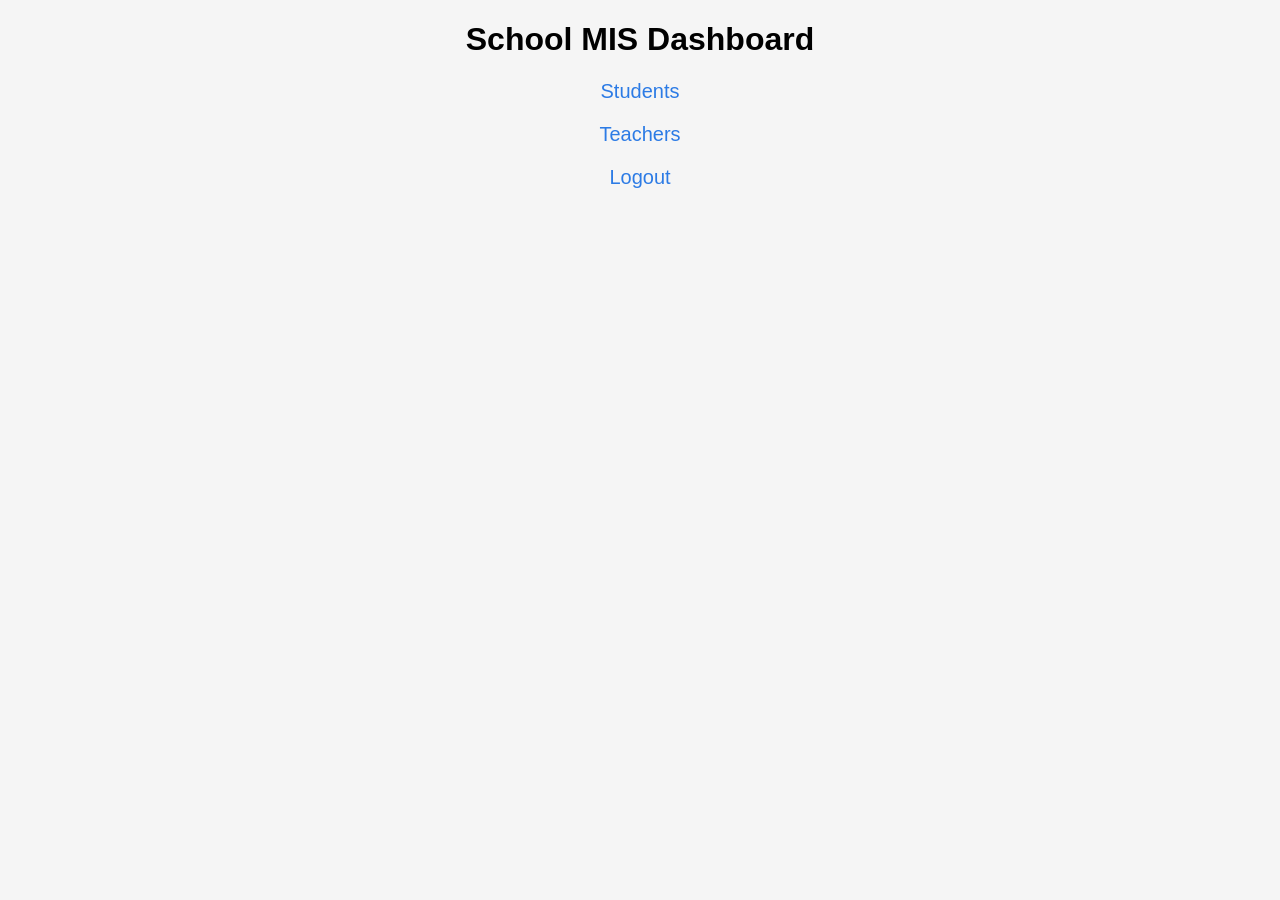
<file: dashbord.html>
<!DOCTYPE html>
<html lang="en">
<head>
    <meta charset="UTF-8">
    <meta name="viewport" content="width=device-width, initial-scale=1.0">
    <title>Document</title>
<link rel="stylesheet" href="index.css">
</head>

<body>

<h1>School MIS Dashboard</h1>

<div class="menu">

<a href="students.html">Students</a>

<a href="teachers.html">Teachers</a>

<a href="index.html">Logout</a>

</div>

</body>
</html>
</file>
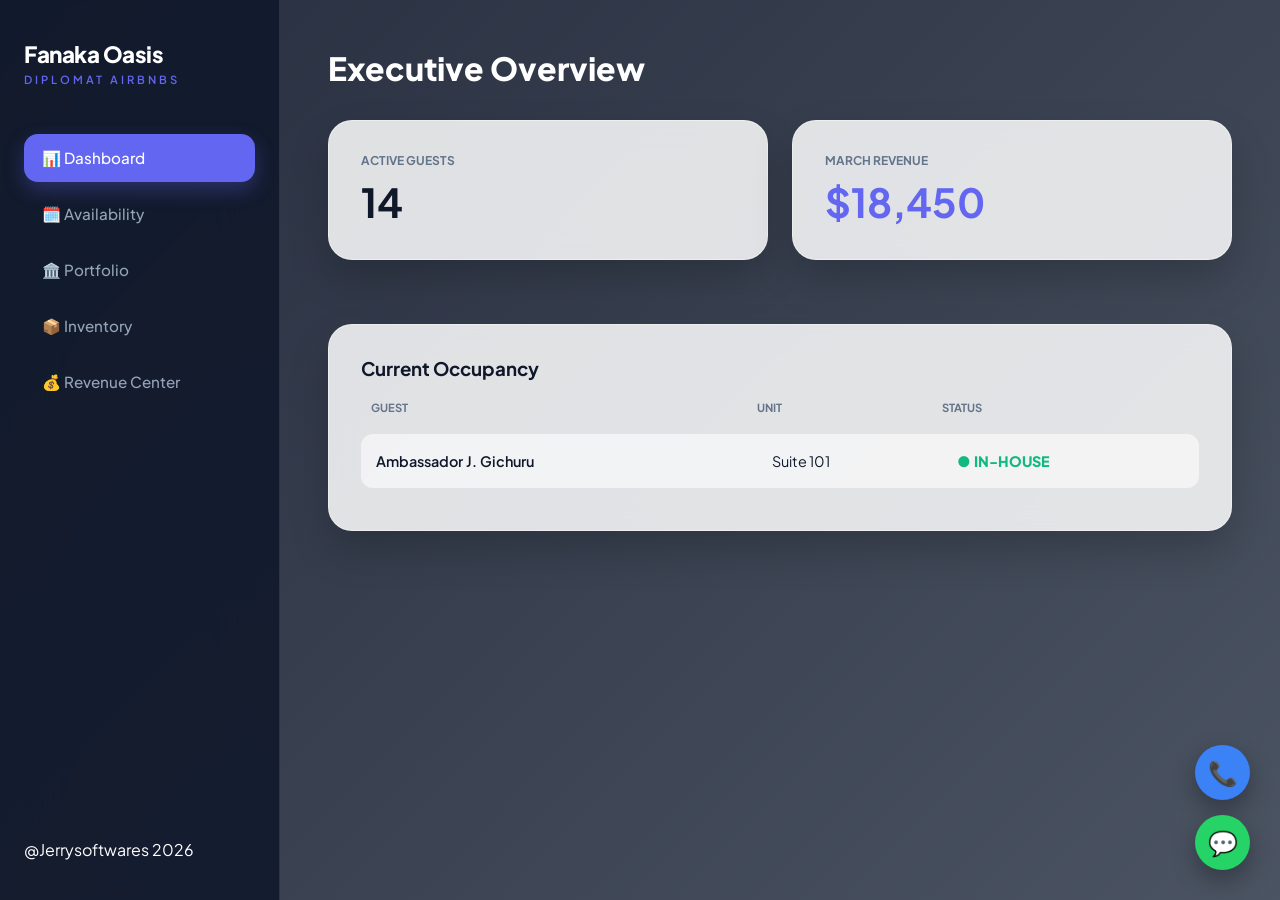
<file: realestate.html>
<!DOCTYPE html>
<html lang="en">
<head>
    <meta charset="UTF-8">
    <meta name="viewport" content="width=device-width, initial-scale=1.0">
    <title>Fanaka Oasis | Responsive Executive MIS</title>
    <link href="https://fonts.googleapis.com/css2?family=Plus+Jakarta+Sans:wght@300;400;500;600;700;800&display=swap" rel="stylesheet">
    <style>
        :root {
            --accent: #6366f1;
            --accent-glow: rgba(99, 102, 241, 0.3);
            --glass-bg: rgba(255, 255, 255, 0.85);
            --glass-border: rgba(255, 255, 255, 0.4);
            --text-dark: #0f172a;
            --text-muted: #64748b;
            --success: #10b981;
            --whatsapp: #25D366;
            --call: #3b82f6;
        }

        * { margin: 0; padding: 0; box-sizing: border-box; font-family: 'Plus Jakarta Sans', sans-serif; }

        body {
            background: linear-gradient(135deg, rgba(15, 23, 42, 0.9), rgba(30, 41, 59, 0.8)), 
                        url('https://images.unsplash.com/photo-1600607687920-4e2a09cf159d?auto=format&fit=crop&q=80&w=2070');
            background-size: cover; background-position: center; background-attachment: fixed;
            min-height: 100vh; color: white; overflow-x: hidden;
        }

        /* Mobile Header / Hamburger */
        .mobile-header {
            display: none;
            position: fixed; top: 0; left: 0; right: 0;
            height: 70px; background: rgba(15, 23, 42, 0.9);
            backdrop-filter: blur(20px); z-index: 1100;
            padding: 0 1.5rem; align-items: center; justify-content: space-between;
            border-bottom: 1px solid rgba(255,255,255,0.1);
        }

        .menu-toggle {
            font-size: 1.5rem; color: white; cursor: pointer;
            background: none; border: none;
        }

        /* Responsive Sidebar */
        .sidebar {
            width: 280px; height: 100vh; position: fixed; left: 0; top: 0;
            background: rgba(15, 23, 42, 0.85); backdrop-filter: blur(30px);
            border-right: 1px solid rgba(255, 255, 255, 0.1); padding: 2.5rem 1.5rem; 
            z-index: 1200; display: flex; flex-direction: column;
            transition: transform 0.4s cubic-bezier(0.4, 0, 0.2, 1);
        }

        .logo { font-size: 1.4rem; font-weight: 800; margin-bottom: 3rem; letter-spacing: -0.5px; }
        .logo span { color: var(--accent); font-size: 0.7rem; display: block; letter-spacing: 3px; margin-top: 4px; font-weight: 600; text-transform: uppercase; }

        .nav-links { flex-grow: 1; }
        .nav-item {
            padding: 14px 18px; margin-bottom: 8px; border-radius: 14px; cursor: pointer;
            color: #94a3b8; transition: 0.3s ease; display: flex; align-items: center; gap: 12px;
            font-size: 0.95rem; font-weight: 500;
        }
        .nav-item:hover { background: rgba(255, 255, 255, 0.05); color: white; }
        .nav-item.active { background: var(--accent); color: white; box-shadow: 0 8px 20px var(--accent-glow); }

        /* Main Container */
        .main-container { 
            margin-left: 280px; padding: 3rem; 
            transition: margin 0.4s ease; min-height: 100vh;
        }

        /* Responsive Cards */
        .glass-card {
            background: var(--glass-bg); backdrop-filter: blur(12px); border-radius: 24px;
            border: 1px solid var(--glass-border); padding: 2rem; color: var(--text-dark);
            box-shadow: 0 20px 40px rgba(0,0,0,0.2); margin-bottom: 2rem;
            animation: fadeIn 0.5s ease-out;
        }

        .stats-grid { display: grid; grid-template-columns: repeat(auto-fit, minmax(240px, 1fr)); gap: 1.5rem; margin-bottom: 2rem; }

        /* Tables & Portfolio */
        .table-responsive { overflow-x: auto; width: 100%; border-radius: 12px; }
        table { width: 100%; min-width: 600px; border-collapse: separate; border-spacing: 0 10px; }
        td { padding: 18px 15px; background: rgba(255,255,255,0.6); border: none; font-size: 0.9rem; }
        td:first-child { border-radius: 12px 0 0 12px; }
        td:last-child { border-radius: 0 12px 12px 0; }

        /* Floating Contact Icons */
        .contact-fab-container {
            position: fixed; bottom: 30px; right: 30px;
            display: flex; flex-direction: column; gap: 15px; z-index: 2000;
        }
        .fab {
            width: 55px; height: 55px; border-radius: 50%;
            display: flex; align-items: center; justify-content: center;
            font-size: 1.5rem; color: white; cursor: pointer;
            transition: 0.3s; box-shadow: 0 10px 25px rgba(0,0,0,0.3);
            text-decoration: none; position: relative;
        }
        .fab-whatsapp { background: var(--whatsapp); }
        .fab-call { background: var(--call); }
        .fab:hover { transform: scale(1.1) translateY(-5px); }

        /* Responsive Breakpoints */
        @media (max-width: 1024px) {
            .sidebar { transform: translateX(-100%); }
            .sidebar.open { transform: translateX(0); }
            .main-container { margin-left: 0; padding: 6rem 1.5rem 2rem; }
            .mobile-header { display: flex; }
        }

        @keyframes fadeIn { from { opacity: 0; transform: translateY(10px); } to { opacity: 1; transform: translateY(0); } }

        .page-content { display: none; }
        .page-content.active { display: block; }
    </style>
</head>
<body>

    <header class="mobile-header">
        <div class="logo" style="margin-bottom:0; font-size: 1.1rem;">Jerry Creativity</div>
        <button class="menu-toggle" onclick="toggleSidebar()">☰</button>
    </header>

    <div class="contact-fab-container">
        <a href="tel:+254111498075" class="fab fab-call" target="_blank">📞</a>
        <a href="https://wa.me/254111498075" class="fab fab-whatsapp" target="_blank">💬</a>
    </div>

    <nav class="sidebar" id="sidebar">
        <div class="logo">Fanaka Oasis<span>DIPLOMAT AIRBNBS</span></div>
        <div class="nav-links">
            <div class="nav-item active" onclick="showPage('dashboard')">📊 Dashboard</div>
            <div class="nav-item" onclick="showPage('calendar')">🗓️ Availability</div>
            <div class="nav-item" onclick="showPage('units')">🏛️ Portfolio</div>
            <div class="nav-item" onclick="showPage('inventory')">📦 Inventory</div>
            <div class="nav-item" onclick="showPage('finance')">💰 Revenue Center</div>
        </div>
        <div class="sidebar-footer">@Jerrysoftwares 2026</div>
    </nav>

    <div class="main-container">
        
        <div id="dashboard" class="page-content active">
            <h1 style="margin-bottom: 2rem; font-weight: 800;">Executive Overview</h1>
            <div class="stats-grid">
                <div class="glass-card">
                    <p style="font-size: 0.75rem; font-weight: 700; color: var(--text-muted);">ACTIVE GUESTS</p>
                    <h2 style="font-size: 2.5rem; margin-top:0.5rem;">14</h2>
                </div>
                <div class="glass-card">
                    <p style="font-size: 0.75rem; font-weight: 700; color: var(--text-muted);">MARCH REVENUE</p>
                    <h2 style="font-size: 2.5rem; color: var(--accent); margin-top:0.5rem;">$18,450</h2>
                </div>
            </div>
            
            <div class="glass-card">
                <h3>Current Occupancy</h3>
                <div class="table-responsive">
                    <table>
                        <thead>
                            <tr style="text-align: left; color: var(--text-muted); font-size: 0.7rem; text-transform: uppercase;">
                                <th style="padding: 10px;">Guest</th>
                                <th>Unit</th>
                                <th>Status</th>
                            </tr>
                        </thead>
                        <tbody>
                            <tr>
                                <td style="font-weight: 600;">Ambassador J. Gichuru</td>
                                <td>Suite 101</td>
                                <td><span style="color:var(--success); font-weight: 800;">● IN-HOUSE</span></td>
                            </tr>
                        </tbody>
                    </table>
                </div>
            </div>
        </div>

        <div id="inventory" class="page-content">
            <h1 style="margin-bottom: 2rem; font-weight: 800;">Business Inventory</h1>
            <div class="glass-card">
                <div class="table-responsive">
                    <table>
                        <thead>
                            <tr style="text-align: left; color: var(--text-muted); font-size: 0.7rem; text-transform: uppercase;">
                                <th style="padding: 10px;">Asset</th>
                                <th>Level</th>
                                <th>Action</th>
                            </tr>
                        </thead>
                        <tbody>
                            <tr><td style="font-weight: 600;">Luxury Toiletries</td><td>42 Sets</td><td>Stable</td></tr>
                            <tr><td style="font-weight: 600;">King Linens</td><td>2 Sets</td><td style="color:red; font-weight: 800;">REORDER</td></tr>
                        </tbody>
                    </table>
                </div>
            </div>
        </div>

        <div id="calendar" class="page-content"><h1>Occupancy Hub</h1><div class="glass-card">Timeline view loading...</div></div>
        <div id="units" class="page-content"><h1>Portfolio</h1><div id="unitGrid" class="stats-grid"></div></div>
        <div id="finance" class="page-content"><h1>Financial Hub</h1><div class="glass-card">Revenue charts loading...</div></div>

    </div>

    <script>
        function toggleSidebar() {
            document.getElementById('sidebar').classList.toggle('open');
        }

        function showPage(pageId) {
            // Remove active classes
            document.querySelectorAll('.page-content').forEach(p => p.classList.remove('active'));
            document.querySelectorAll('.nav-item').forEach(n => n.classList.remove('active'));
            
            // Activate current page
            document.getElementById(pageId).classList.add('active');
            event.currentTarget.classList.add('active');

            // Close sidebar on mobile after clicking
            if (window.innerWidth <= 1024) {
                toggleSidebar();
            }
        }

        // Populate Units for demo
        const units = [
            { name: "The Embassy Suite 101", price: "$450/nt" },
            { name: "Sky View Penthouse", price: "$650/nt" }
        ];
        document.getElementById('unitGrid').innerHTML = units.map(u => `
            <div class="glass-card">
                <h3 style="font-size:1.1rem;">${u.name}</h3>
                <h4 style="color:var(--accent); margin-top:10px;">${u.price}</h4>
            </div>
        `).join('');
    </script>
</body>
</html>
</file>
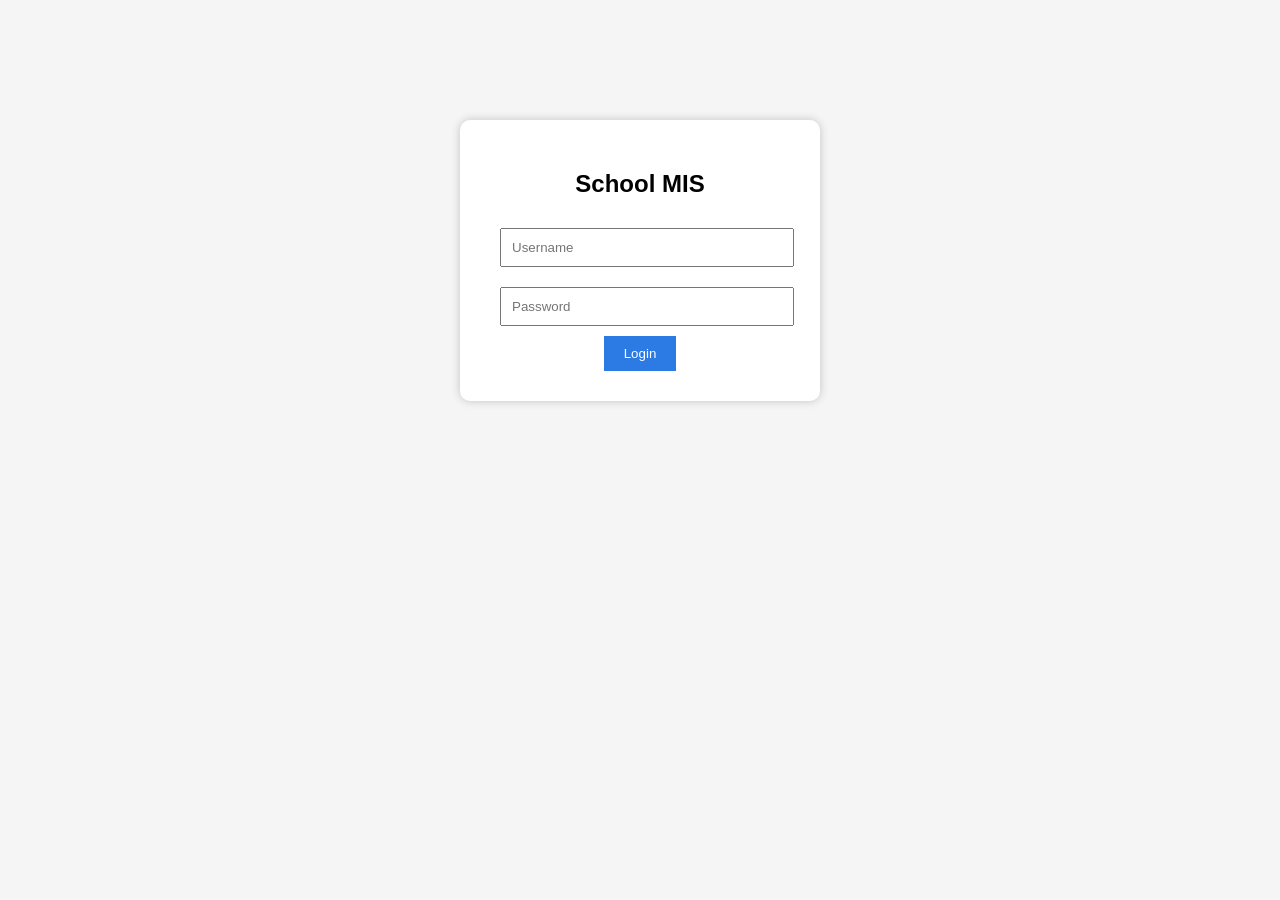
<file: school.html>
<!DOCTYPE html>
<html lang="en">
<head>
    <meta charset="UTF-8">
    <meta name="viewport" content="width=device-width, initial-scale=1.0">
    <title>Document</title>
</head>
<link rel="stylesheet" href="index.css">
</head>

<body>

<div class="login-box">

<h2>School MIS</h2>

<input id="username" placeholder="Username">
<input id="password" type="password" placeholder="Password">

<button onclick="login()">Login</button>

</div>

<script src="index.js"></script>

</body>
</html>
</file>
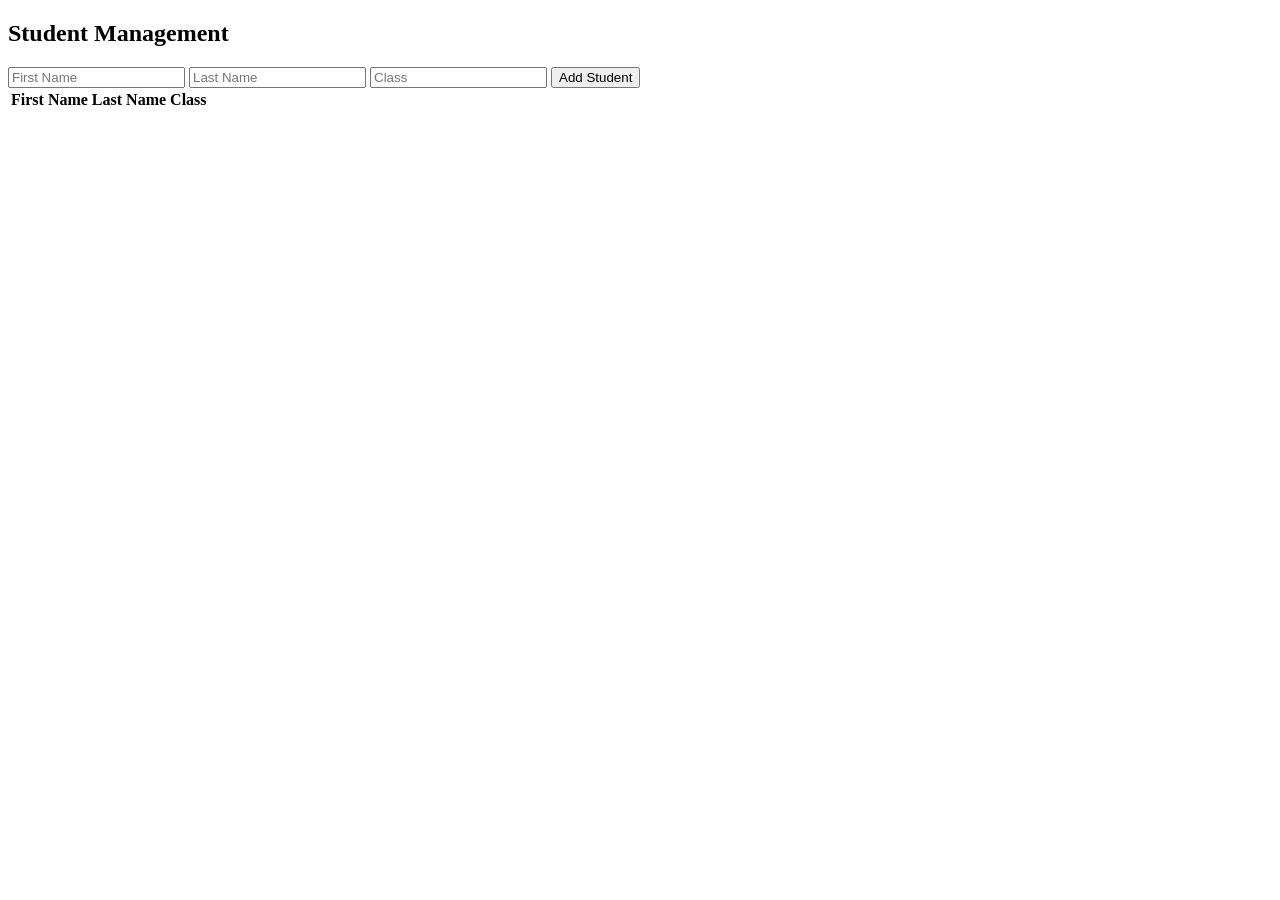
<file: students.html>
<!DOCTYPE html>
<html lang="en">
<head>
    <meta charset="UTF-8">
    <meta name="viewport" content="width=device-width, initial-scale=1.0">
    <title>Document</title>
</head>
<body>

<h2>Student Management</h2>

<div class="form">

<input id="fname" placeholder="First Name">
<input id="lname" placeholder="Last Name">
<input id="class" placeholder="Class">

<button onclick="addStudent()">Add Student</button>

</div>

<table>

<thead>
<tr>
<th>First Name</th>
<th>Last Name</th>
<th>Class</th>
</tr>
</thead>

<tbody id="studentTable"></tbody>

</table>

<script src="index.js"></script>

</body>
</html>
</file>
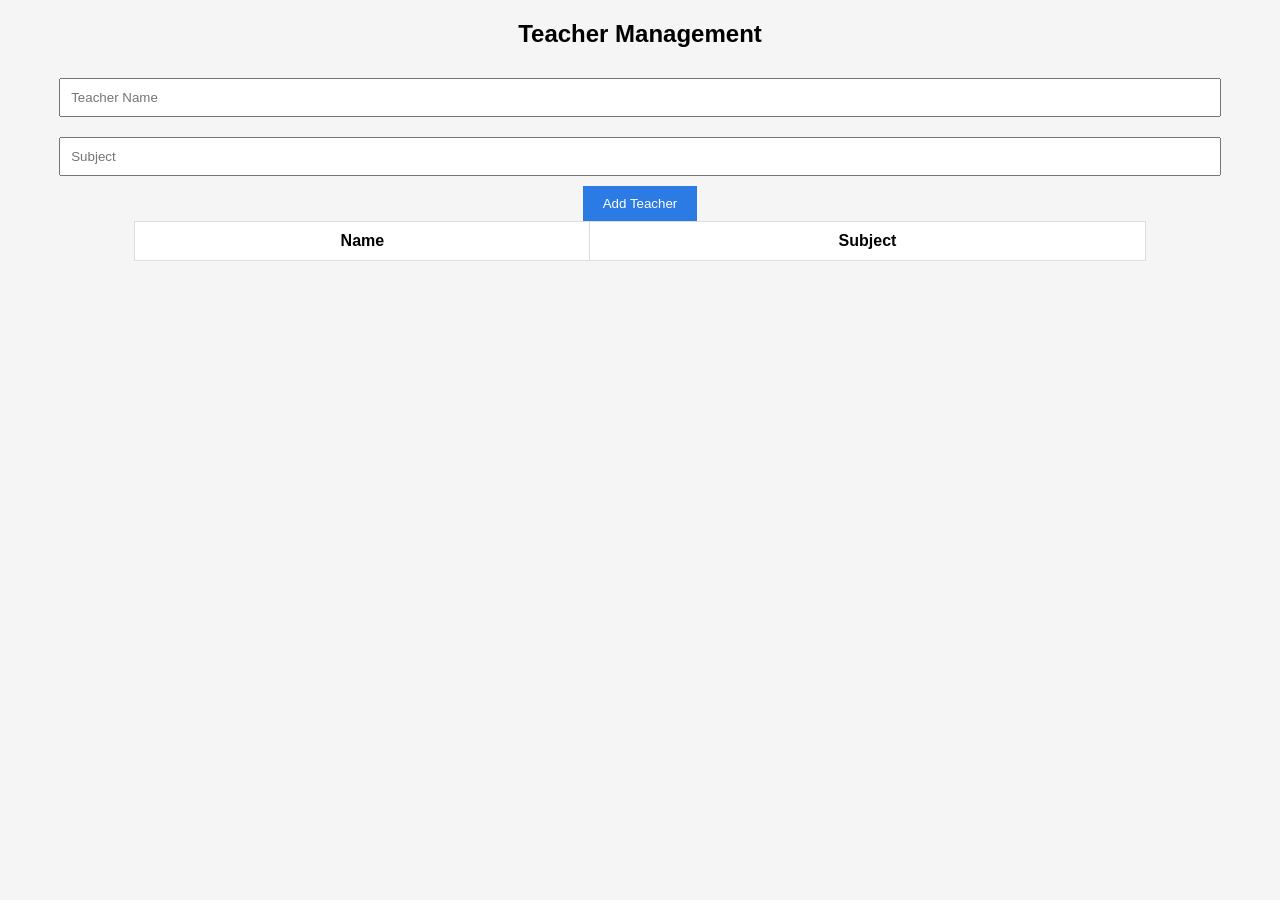
<file: teachers.html>
<!DOCTYPE html>
<html lang="en">
<head>
    <meta charset="UTF-8">
    <meta name="viewport" content="width=device-width, initial-scale=1.0">
    <title>Document</title>
    <link rel="stylesheet" href="index.css">
</head>
<body>

<h2>Teacher Management</h2>

<div class="form">

<input id="tname" placeholder="Teacher Name">
<input id="subject" placeholder="Subject">

<button onclick="addTeacher()">Add Teacher</button>

</div>

<table>

<thead>
<tr>
<th>Name</th>
<th>Subject</th>
</tr>
</thead>

<tbody id="teacherTable"></tbody>

</table>

<script src="index.js"></script>

</body>
</html>
</file>
<file: index.css>
body{
font-family: Arial;
background:#f5f5f5;
text-align:center;
}

.login-box{
width:300px;
margin:120px auto;
padding:30px;
background:white;
border-radius:10px;
box-shadow:0 0 10px rgba(0,0,0,0.2);
}

input{
width:90%;
padding:10px;
margin:10px;
}

button{
padding:10px 20px;
background:#2c7be5;
color:white;
border:none;
cursor:pointer;
}

.menu a{
display:block;
margin:20px;
font-size:20px;
text-decoration:none;
color:#2c7be5;
}

table{
width:80%;
margin:auto;
border-collapse:collapse;
background:white;
}

th,td{
border:1px solid #ddd;
padding:10px;
}
</file>
